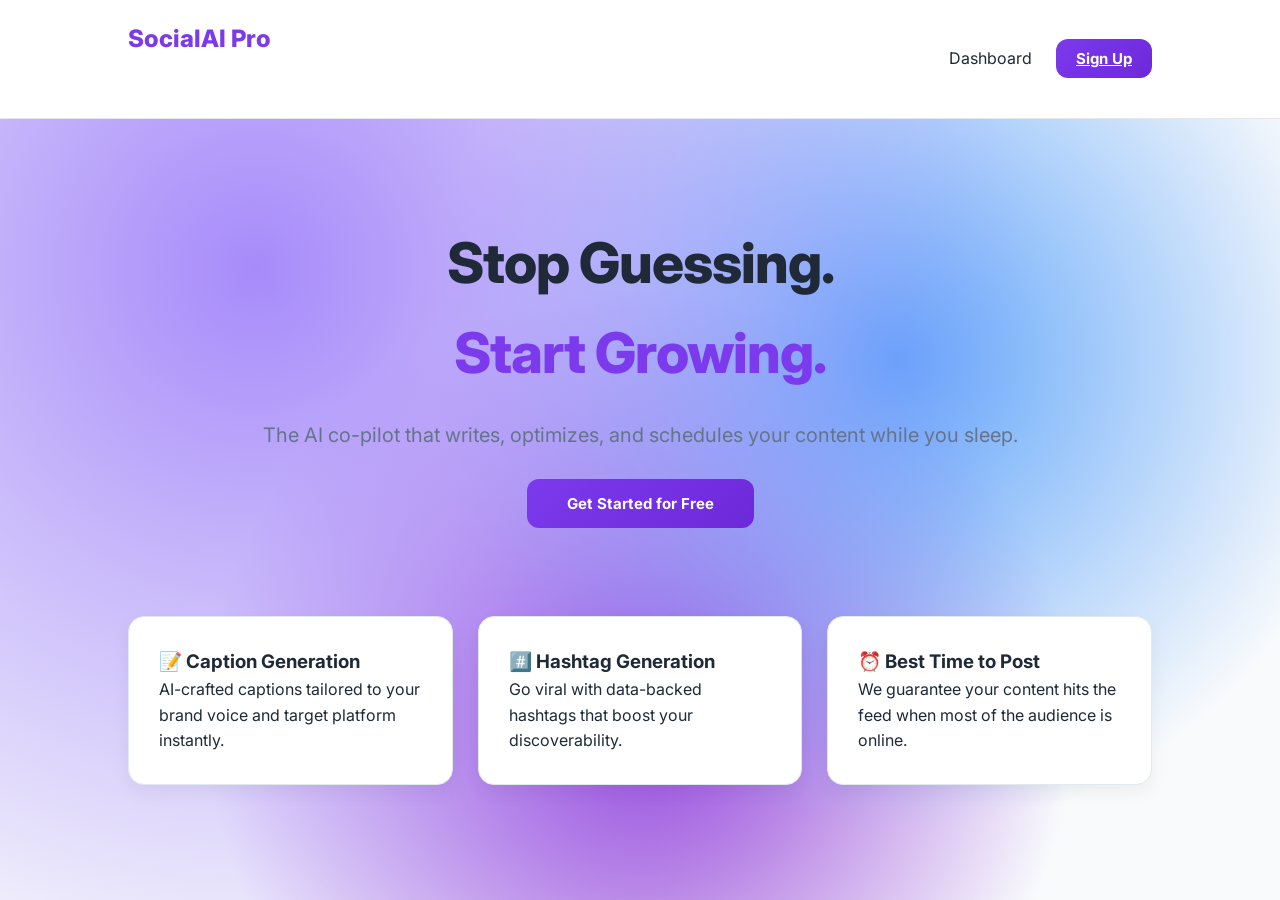
<file: socialAI Pro - Copy/index.html>
<!DOCTYPE html>
<html lang="en">
<head>
    <meta charset="UTF-8">
    <meta name="viewport" content="width=device-width, initial-scale=1.0">
    <title>SocialAI Pro | AI Social Media Co-Pilot</title>
    
    <link href="https://fonts.googleapis.com/css2?family=Inter:wght@400;600;800&display=swap" rel="stylesheet">
    
    <link rel="stylesheet" href="style.css">

    <style>
        /* Landing page specific styles that aren't in the global style.css */
        body {
            line-height: 1.6;
            display: block; /* Overrides the flex used for sidebar pages */
        }

        nav {
            display: flex;
            justify-content: space-between;
            align-items: center;
            padding: 20px 10%;
            background: white;
            border-bottom: 1px solid #E5E7EB;
        }

        .hero {
            text-align: center;
            padding: 100px 20px;
            max-width: 800px;
            margin: 0 auto;
        }

        .hero h1 {
            font-size: 3.5rem;
            margin-bottom: 20px;
            letter-spacing: -1px;
            font-weight: 800;
        }

        .hero p {
            font-size: 1.25rem;
            color: #64748B;
            margin-bottom: 40px;
        }

        .solutions-grid {
            display: grid;
            grid-template-columns: repeat(3, 1fr);
            gap: 25px;
            padding: 0 10%;
            margin-bottom: 100px;
        }

        /* Responsive Fix for Mobile */
        @media (max-width: 768px) {
            .solutions-grid { grid-template-columns: 1fr; }
            .hero h1 { font-size: 2.5rem; }
            nav { padding: 20px 5%; }
        }
    </style>
</head>
<body>

    <nav>
        <div class="logo">SocialAI Pro</div>
        <div class="nav-links">
            <a href="signup.html" style="text-decoration: none; color: #1F2937; margin-left: 20px;">Dashboard</a>
            <a href="signup.html" class="btn" style="padding: 10px 20px; margin-left: 20px;">Sign Up</a>
        </div>
    </nav>

    <header class="hero">
        <h1>Stop Guessing. <br> <span style="color: var(--primary);">Start Growing.</span></h1>
        <p>The AI co-pilot that writes, optimizes, and schedules your content while you sleep.</p>
        <a href="signup.html" class="btn" style="padding: 15px 40px; text-decoration: none;">Get Started for Free</a>
    </header>

    <section class="solutions-grid">
        <div class="card">
            <h3>📝 Caption Generation</h3>
            <p>AI-crafted captions tailored to your brand voice and target platform instantly.</p>
        </div>
        <div class="card">
            <h3>#️⃣ Hashtag Generation</h3>
            <p>Go viral with data-backed hashtags that boost your discoverability.</p>
        </div>
        <div class="card">
            <h3>⏰ Best Time to Post</h3>
            <p>We guarantee your content hits the feed when most of the audience is online.</p>
        </div>
    </section>

</body>
</html>
</file>
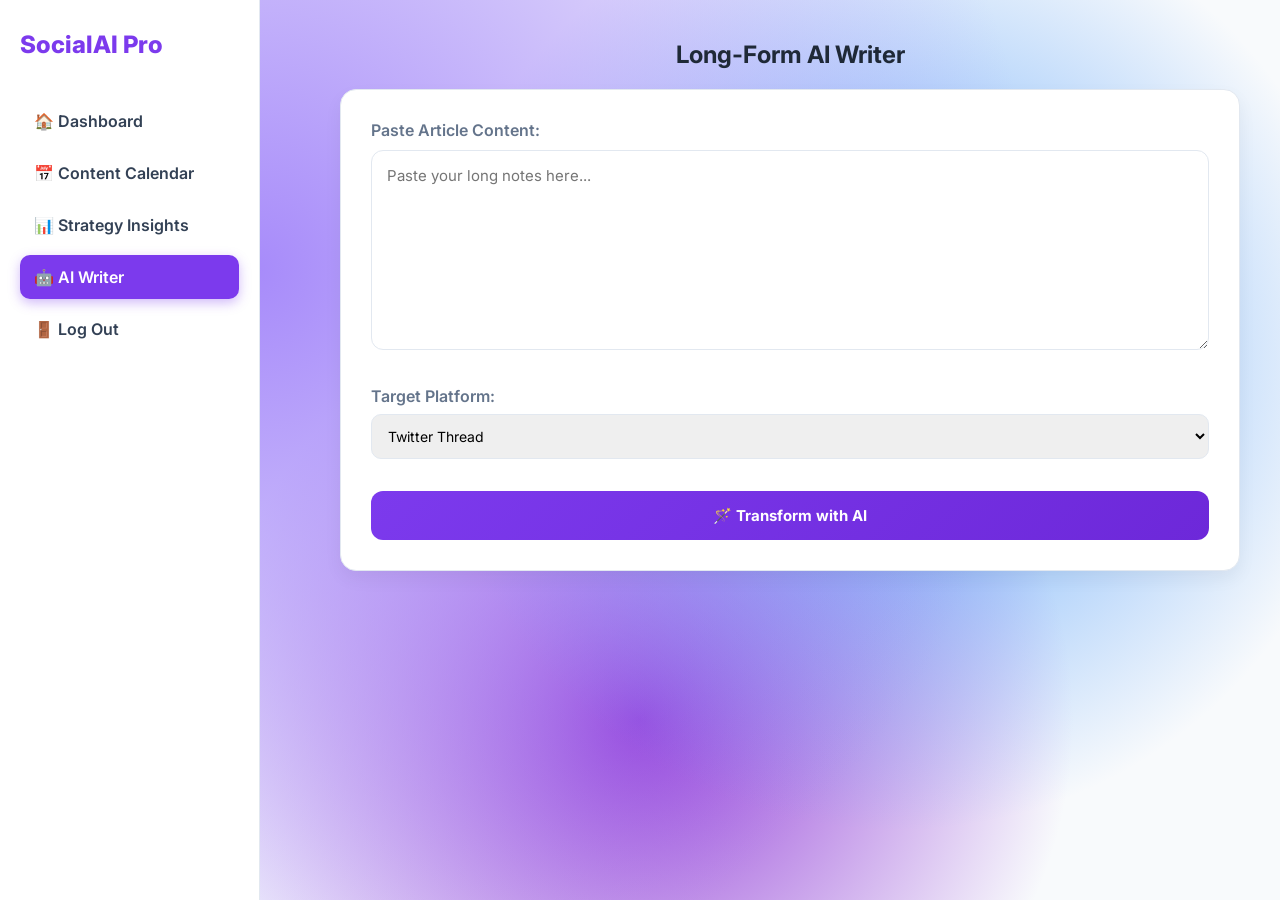
<file: socialAI Pro - Copy/ai.html>
<!DOCTYPE html>
<html lang="en">
<head>
    <meta charset="UTF-8">
    <link rel="stylesheet" href="style.css">
    <link href="https://fonts.googleapis.com/css2?family=Inter:wght@400;700&display=swap" rel="stylesheet">
    <title>SocialAI Pro | AI Writer</title>
    <style>
.content-container{
width:100%;
max-width:900px;
display:flex;
flex-direction:column;
gap:20px;
}
        textarea { width: 100%; height: 200px; padding: 15px; border-radius: 12px; border: 1px solid #E2E8F0; font-family: inherit; font-size: 15px; box-sizing: border-box; }
        
        .analysis-box { background: #F5F3FF; padding: 20px; border-radius: 16px; border: 1px solid #DDD6FE; display: none; margin-top: 10px; }
        .ai-result { background: #fff; padding: 25px; border-radius: 16px; border: 1px solid #E2E8F0; border-left: 6px solid var(--primary); display: none; margin-top: 10px; }

        .score-bar-bg { width: 100%; background: #E2E8F0; height: 12px; border-radius: 10px; overflow: hidden; margin-top: 10px; }
        .score-bar-fill { height: 100%; background: var(--primary); width: 0%; transition: width 1.5s ease-in-out; }
        
        .btn-small { width: auto; padding: 6px 14px; font-size: 12px; cursor: pointer; border-radius: 8px; border: none; font-weight: 600; color: white; }

        .freq-badge {
            margin-top: 15px;
            padding: 12px;
            background: white;
            border-radius: 10px;
            border: 1px dashed var(--primary);
            display: flex;
            align-items: center;
            gap: 12px;
        }
    </style>
</head>
<body>
    <div class="sidebar">
        <div class="logo">SocialAI Pro</div>
        <div class="nav-links-wrapper">
            <a href="dashboard.html" class="nav-item ">🏠 Dashboard</a>
            <a href="content.html" class="nav-item">📅 Content Calendar</a>
            <a href="insights.html" class="nav-item">📊 Strategy Insights</a>
            <a href="ai.html" class="nav-item active">🤖 AI Writer</a>
        </div>
        <a href="index.html" class="nav-item logout-item"><span>🚪 Log Out</span></a>
    </div>

    <div class="main-content">
        <div class="content-container">
            <h2 style="text-align: center;">Long-Form AI Writer</h2>
            
            <div class="card">
                <label style="font-weight: 600; color: #64748B; display: block; margin-bottom: 10px;">Paste Article Content:</label>
                <textarea id="longInput" placeholder="Paste your long notes here..."></textarea>
                
                <div style="margin-top: 20px;">
                    <label style="display: block; font-weight: 600; color: #64748B; margin-bottom: 8px;">Target Platform:</label>
                    <select id="conversionType" style="width: 100%; padding: 12px; border-radius: 10px; border: 1px solid #E2E8F0;">
                        <option value="thread">Twitter Thread</option>
                        <option value="linkedin">LinkedIn Summary</option>
                        <option value="newsletter">Email Newsletter</option>
                    </select>
                </div>
                <button id="transformBtn" class="btn" onclick="transformContent()" style="margin-top: 20px;">🪄 Transform with AI</button>
            </div>

            <div id="analysisBox" class="analysis-box">
                <div style="display: flex; justify-content: space-between; align-items: center;">
                    <span style="font-weight: 700; color: var(--primary); font-size: 13px;">AI PERFORMANCE ANALYSIS</span>
                    <span id="scoreText" style="font-weight: 800; font-size: 20px;">--%</span>
                </div>
                <div class="score-bar-bg">
                    <div id="scoreBar" class="score-bar-fill"></div>
                </div>

                <div class="freq-badge">
                    <span style="font-size: 20px;">📅</span>
                    <div>
                        <div style="font-size: 10px; font-weight: 700; color: #64748B; text-transform: uppercase;">Strategic Frequency</div>
                        <div id="freqText" style="font-size: 13px; font-weight: 600; color: #1E293B;">Analyzing word weight...</div>
                    </div>
                </div>
                
                <p id="analysisText" style="font-size: 12px; color: #64748B; margin-top: 12px; font-style: italic;">Predicted reach is based on current trend alignment.</p>
            </div>

            <div id="aiResult" class="ai-result">
                <div style="display: flex; justify-content: space-between; align-items: center; margin-bottom: 15px;">
                    <h4 style="margin: 0;">Optimized Draft</h4>
                    <div style="display: flex; gap: 8px;">
                        <button class="btn-small" style="background: #64748B;" onclick="copyText()">📋 Copy</button>
                        <button class="btn-small" style="background: #10B981;" onclick="sendToCalendar()">📅 Schedule</button>
                    </div>
                </div>
                <div id="outputText" style="white-space: pre-line; line-height: 1.6; color: #1E293B;"></div>
            </div>
        </div>
    </div>

<script>
    async function transformContent() {
        // Now this ID exists!
        const btn = document.getElementById('transformBtn');
        const input = document.getElementById('longInput').value;
        const type = document.getElementById('conversionType').value;
        
        if(!input) return alert("Please paste content!");

        btn.innerText = "⏳ AI is Engineering...";
        btn.disabled = true;

        document.getElementById('analysisBox').style.display = 'block';
        document.getElementById('aiResult').style.display = 'block';
        document.getElementById('outputText').innerHTML = "<i>SocialAI Pro is analyzing and drafting...</i>";

        try {
            const res = await fetch('http://127.0.0.1:5000/transform', {
                method: 'POST',
                headers: { 'Content-Type': 'application/json' },
                body: JSON.stringify({ content: input, type: type })
            });
            
            const data = await res.json();
            
            if(data.status === "success") {
                document.getElementById('outputText').innerText = data.transformed_text;
                document.getElementById('scoreText').innerText = data.viral_score + "%";
                document.getElementById('scoreBar').style.width = data.viral_score + "%";
                document.getElementById('freqText').innerText = data.suggested_frequency;
                document.getElementById('analysisText').innerText = data.analysis;
            } else {
                alert("AI Error: " + data.message);
            }
        } catch (e) { 
            alert("Backend Connection Failed!"); 
        } finally {
            btn.innerText = "🪄 Transform with AI";
            btn.disabled = false;
        }
    }

    function copyText() {
        const text = document.getElementById('outputText').innerText;
        navigator.clipboard.writeText(text);
        alert("Copied!");
    }

    async function sendToCalendar() {
        const content = document.getElementById('outputText').innerText;
        const platform = document.getElementById('conversionType').value;
        const today = new Date().toISOString().split('T')[0];
        try {
            const res = await fetch('http://127.0.0.1:5000/schedule', {
                method: 'POST',
                headers: { 'Content-Type': 'application/json' },
                body: JSON.stringify({ 
                    date: today, 
                    platform: platform.toUpperCase(), 
                    content: content.substring(0, 100) + "..." 
                })
            });
            if(res.ok) alert("Sent to Calendar!");
        } catch(e) { alert("Sync failed."); }
    }
</script>
</body>
</html>
</file>
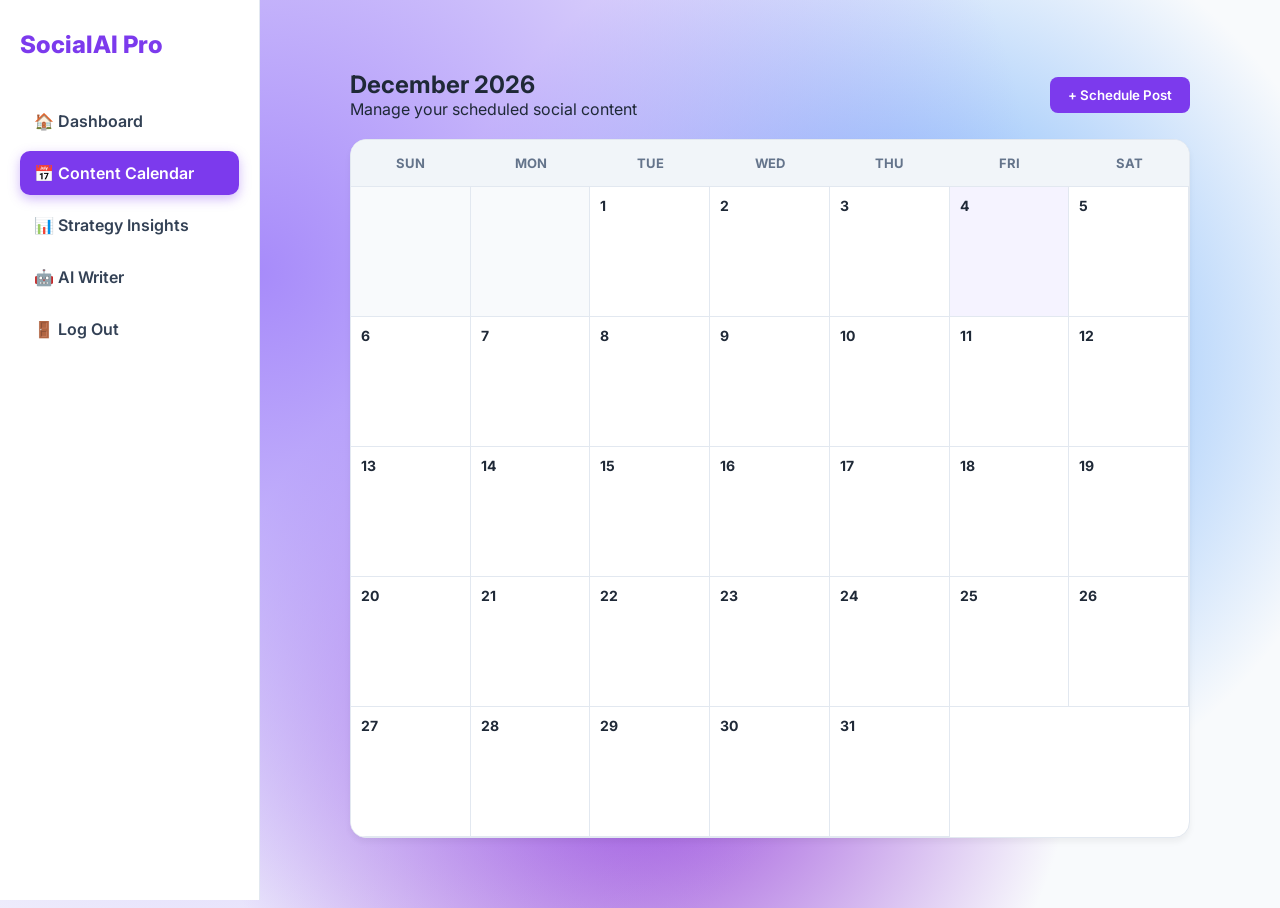
<file: socialAI Pro - Copy/content.html>
<!DOCTYPE html>
<html lang="en">
<head>
<meta charset="UTF-8">
<meta name="viewport" content="width=device-width, initial-scale=1.0">

<title>SocialAI Pro | Calendar</title>

<link rel="stylesheet" href="style.css">
<link href="https://fonts.googleapis.com/css2?family=Inter:wght@400;600;700;800&display=swap" rel="stylesheet">

</head>

<body>
<!-- SIDEBAR -->
<div class="sidebar">

<div class="logo">SocialAI Pro</div>

<div class="nav-links-wrapper">
<a href="dashboard.html" class="nav-item">🏠 Dashboard</a>
<a href="content.html" class="nav-item active">📅 Content Calendar</a>
<a href="insights.html" class="nav-item">📊 Strategy Insights</a>
<a href="ai.html" class="nav-item">🤖 AI Writer</a>
</div>

<a href="index.html" class="nav-item logout-item">🚪 Log Out</a>

</div>


<!-- MAIN CONTENT -->
<div class="main-content">

<div class="calendar-container">

<div class="calendar-header">

<div>
<h2 id="monthDisplay">Month Year</h2>
<p class="calendar-subtitle">Manage your scheduled social content</p>
</div>

<button class="btn-main" onclick="openModal()">+ Schedule Post</button>

</div>

<div class="calendar-grid" id="calendarGrid"></div>

</div>

</div>


<!-- MODAL -->
<div class="modal" id="scheduleModal">

<div class="modal-content">

<h3>New Schedule</h3>

<label class="schedule-label">SELECT DATE</label>
<input type="date" id="postDate">

<label class="schedule-label">PLATFORM</label>
<select id="postPlatform">
<option>Instagram</option>
<option>LinkedIn</option>
<option>Twitter</option>
</select>

<label class="schedule-label">CONTENT PREVIEW</label>
<textarea id="postContent" rows="4" placeholder="Draft your content..."></textarea>

<button class="btn-main btn-confirm" onclick="savePost()">Confirm Schedule</button>

<button class="btn-cancel" onclick="closeModal()">Back to Calendar</button>

</div>

</div>


<script>

const API_BASE = "http://127.0.0.1:5000";
let currentDate = new Date();


function openModal(){

const today = new Date().toISOString().split('T')[0];

const postDateInput = document.getElementById('postDate');

postDateInput.value = today;
postDateInput.min = today;

document.getElementById('scheduleModal').style.display = 'flex';

}


function closeModal(){
document.getElementById('scheduleModal').style.display = 'none';
}


async function initCalendar(){

const grid = document.getElementById('calendarGrid');
const monthDisplay = document.getElementById('monthDisplay');

grid.innerHTML = `
<div class="day-label">Sun</div>
<div class="day-label">Mon</div>
<div class="day-label">Tue</div>
<div class="day-label">Wed</div>
<div class="day-label">Thu</div>
<div class="day-label">Fri</div>
<div class="day-label">Sat</div>
`;

const year = currentDate.getFullYear();
const month = currentDate.getMonth();

monthDisplay.innerText =
new Intl.DateTimeFormat('en-US',
{ month:'long', year:'numeric'}).format(currentDate);

const firstDay = new Date(year, month, 1).getDay();
const daysInMonth = new Date(year, month + 1, 0).getDate();

let savedPosts = [];

try{

const res = await fetch(`${API_BASE}/get_posts`);
const data = await res.json();
savedPosts = data.posts || [];

}
catch(e){

console.error("Database connection error");

}

for(let i=0;i<firstDay;i++){

const empty = document.createElement('div');
empty.className = 'calendar-day empty';
grid.appendChild(empty);

}

for(let day=1;day<=daysInMonth;day++){

const dayDiv = document.createElement('div');
dayDiv.className = 'calendar-day';

const dateStr =
`${year}-${String(month+1).padStart(2,'0')}-${String(day).padStart(2,'0')}`;

if(dateStr === new Date().toISOString().split('T')[0]){
dayDiv.classList.add('today');
}

dayDiv.innerHTML = `<span class="day-number">${day}</span>`;

savedPosts.forEach(post=>{

if(post.date === dateStr){

const pill = document.createElement('div');
pill.className = 'post-pill';

pill.innerHTML = `
<span><strong>${post.platform[0]}</strong>:
${post.content.substring(0,10)}..</span>

<span onclick="event.stopPropagation(); deletePost(${post.id})"
style="color:#EF4444; cursor:pointer; font-weight:bold;">×</span>
`;

dayDiv.appendChild(pill);

}

});

grid.appendChild(dayDiv);

}

}


async function savePost(){

const date = document.getElementById('postDate').value;
const platform = document.getElementById('postPlatform').value;
const content = document.getElementById('postContent').value;

if(!date || !content){
alert("Please fill all fields");
return;
}

try{

const res = await fetch(`${API_BASE}/schedule`,{

method:'POST',
headers:{'Content-Type':'application/json'},

body:JSON.stringify({date,platform,content})

});

if(res.ok){
closeModal();
initCalendar();
document.getElementById('postContent').value = '';
}
}
catch(e){
alert("Server error");
}
}
async function deletePost(postId){
if(!confirm("Delete this scheduled post?")) return;
try{
const res = await fetch(`${API_BASE}/delete_post`,{
method:'POST',
headers:{'Content-Type':'application/json'},
body:JSON.stringify({id:postId})
});
if(res.ok){
initCalendar();
}
}
catch(e){
alert("Delete failed");
}
}
window.onload = initCalendar;

</script>

</body>
</html>
</file>
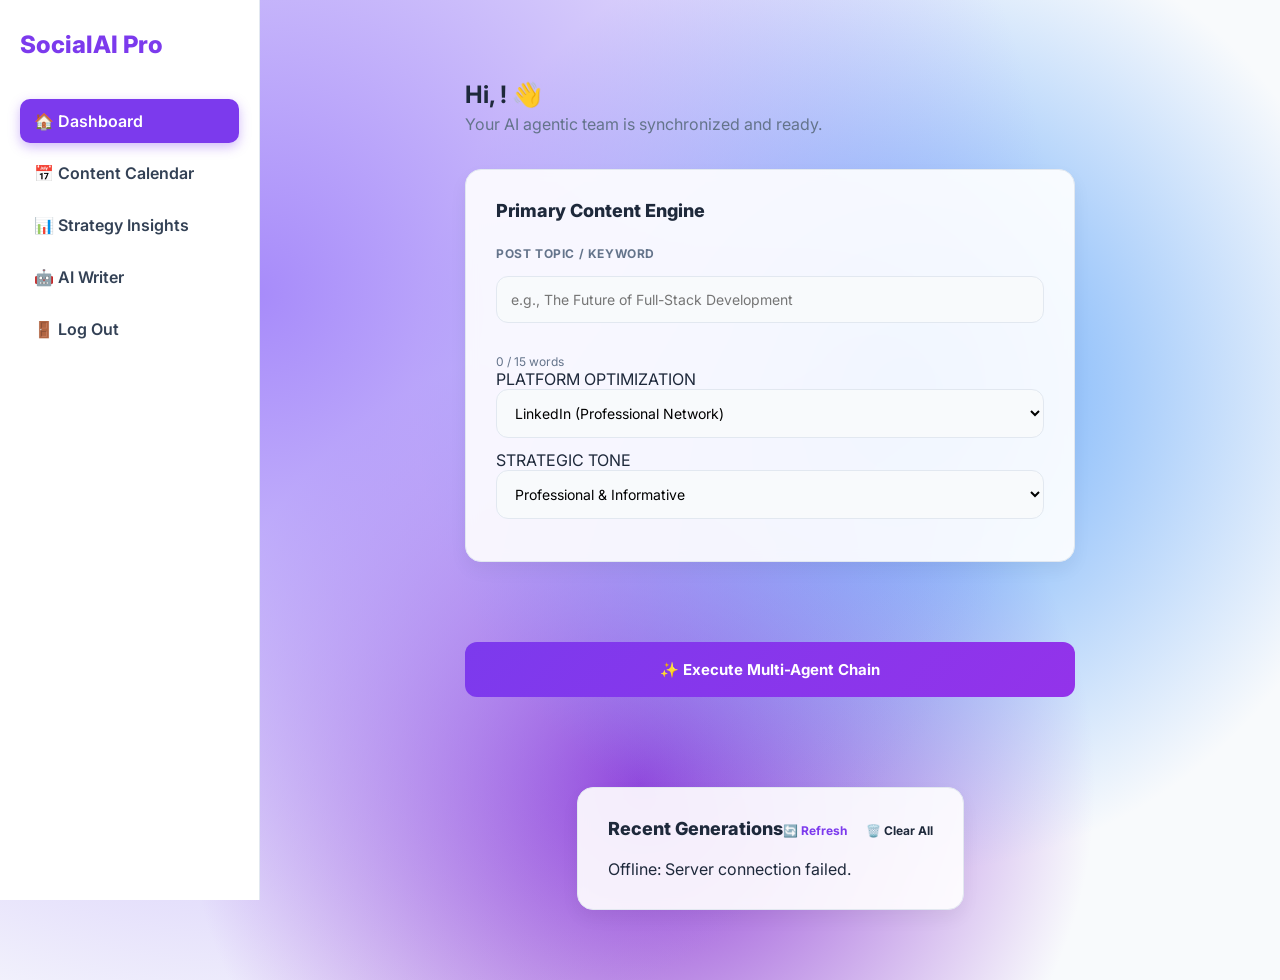
<file: socialAI Pro - Copy/dashboard.html>
<!DOCTYPE html>
<html lang="en">
<head>
    <meta charset="UTF-8">
    <link rel="stylesheet" href="style.css">
    <link href="https://fonts.googleapis.com/css2?family=Inter:wght@400;600;700;800&display=swap" rel="stylesheet">
    <title>SocialAI Pro | Strategic Dashboard</title>
    
    <style>

/* ============================================================
GLOBAL STYLE
============================================================ */

*{
    box-sizing:border-box;
    transition:all .2s ease;
}

body{
    font-family:'Inter', sans-serif;
    margin:0;
    color:var(--text-dark);
    background:
    radial-gradient(circle at 20% 30%, #a78bfa, transparent 65%),
    radial-gradient(circle at 70% 40%, #60a5fa, transparent 45%),
    radial-gradient(circle at 50% 80%, #8b34d3, transparent 45%),
    #f8fafc;
}
.nav-item{
display:block;
padding:12px 14px;
border-radius:10px;
color:#334155; /* darker text for colorful background */
font-weight:600;
margin-bottom:8px;
text-decoration:none;
transition: all 0.25s ease;
}

.nav-item:hover{
background:rgba(255,255,255,0.6);
color:var(--primary);
transform: translateX(4px);
}

.nav-item.active{
background:var(--primary);
color:white;
box-shadow:0 4px 12px rgba(124,58,237,0.35);
}


/* ============================================================
GLOBAL VARIABLES
============================================================ */

:root{
    --primary:#7C3AED;
    --primary-hover:#6D28D9;
    --primary-light:#EDE9FE;
    --bg-main:#F8FAFC;
    --card-bg:#FFFFFF;
    --text-dark:#1E293B;
    --text-gray:#64748B;
    --border-soft:#E2E8F0;
    --shadow-sm:0 4px 6px -1px rgba(0,0,0,0.08);
}

/* ============================================================
CONTENT LAYOUT
============================================================ */

.content-container{
    max-width:650px;
    margin:0 auto;
    display:flex;
    flex-direction:column;
    gap:25px;
    padding:40px 20px 80px 20px;
}

/* ============================================================
WELCOME SECTION
============================================================ */

.welcome-section{
    text-align:left;
    margin-bottom:10px;
    animation:fadeIn .6s ease;
}

@keyframes fadeIn{
    from{opacity:0;transform:translateY(-10px);}
    to{opacity:1;transform:translateY(0);}
}

/* ============================================================
CARD STYLE
============================================================ */

.card{
background:rgba(255,255,255,0.9);
backdrop-filter: blur(6px);
}

.card:hover{
    transform:translateY(-4px);
    box-shadow:0 20px 35px rgba(0,0,0,0.08);
}

/* ============================================================
INPUT COMPONENTS
============================================================ */

.input-stack{
    display:flex;
    flex-direction:column;
    gap:15px;
    text-align:left;
}

.input-stack label{
    font-size:12px;
    font-weight:700;
    color:var(--text-gray);
    letter-spacing:.05em;
}

input[type="text"],
input[type="date"],
select{
    width:100%;
    padding:14px;
    border-radius:12px;
    border:1px solid var(--border-soft);
    font-family:'Inter',sans-serif;
    font-size:14px;
    background:#f8fafc;
}

input:hover,
select:hover{
    border-color:#c4b5fd;
}

input:focus,
select:focus{
    border-color:var(--primary);
    background:white;
    outline:none;
    box-shadow:0 0 0 3px rgba(124,58,237,.15);
}

/* ============================================================
BUTTONS
============================================================ */

.btn{
    background:linear-gradient(135deg,var(--primary),#9333EA);
    border:none;
    color:white;
    padding:14px 20px;
    font-weight:700;
    border-radius:12px;
    cursor:pointer;
}

.btn-secondary{
    background: var(--primary-light);
    color: var(--primary);
    border: 1px solid var(--primary);
    padding: 12px 18px;
    border-radius: 10px;
    font-weight: 700;
    cursor: pointer;
    display: inline-flex;
    align-items: center;
    gap: 6px;
}

.btn-secondary:hover{
    background: var(--primary);
    color: white;
    transform: translateY(-2px);
    box-shadow: 0 6px 14px rgba(124,58,237,0.3);
}

.btn-success{
    background:#f8fafc;
    color:var(--primary);
    border:1px solid var(--primary);
    padding:12px 18px;
    border-radius:10px;
    font-weight:700;
    cursor:pointer;
    display:inline-flex;
    align-items:center;
    gap:6px;
    transition:all .25s ease;
}

.btn-success:hover{
    background:var(--primary);
    color:white;
    transform:translateY(-2px);
    box-shadow:0 6px 14px rgba(124,58,237,0.35);
}

.btn-success:active{
    transform:scale(0.97);
}

/* ============================================================
TAB NAVIGATION
============================================================ */

.tabs{
    display:flex;
    gap:20px;
    border-bottom:1px solid var(--border-soft);
    margin-bottom:20px;
}

.tab-btn{
    padding:12px 5px;
    cursor:pointer;
    border:none;
    background:none;
    font-weight:700;
    font-size:14px;
    color:var(--text-gray);
    border-bottom:3px solid transparent;
}

.tab-btn:hover{
    color:var(--primary);
}

.tab-btn.active{
    color:var(--primary);
    border-bottom:3px solid var(--primary);
}

.tab-content{
    display:none;
}

.tab-content.active{
    display:block;
}

/* ============================================================
AI OUTPUT BOX
============================================================ */

#finalPostDisplay{
    white-space:pre-wrap;
    padding:28px;
    background:#f8fafc;
    border:1px solid var(--border-soft);
    border-radius:16px;
    line-height:1.8;
    font-size:15px;
}

.ai-heading{
    display:block;
    font-weight:800;
    font-size:1.3rem;
    color:var(--primary);
    margin-bottom:15px;
    border-bottom:2px solid var(--primary-light);
    padding-bottom:10px;
}

/* ============================================================
AGENT CHAT UI
============================================================ */

.agent-bubble{
    background:white;
    border:1px solid var(--border-soft);
    padding:16px;
    border-radius:16px;
    box-shadow:0 6px 16px rgba(0,0,0,.05);
    margin-bottom:12px;
    font-size:14px;
    animation:slideIn .4s ease;
}

@keyframes slideIn{
    from{opacity:0;transform:translateX(-20px);}
    to{opacity:1;transform:translateX(0);}
}

.agent-thought{
    font-size:10px;
    font-weight:800;
    color:var(--primary);
    display:block;
    margin-bottom:6px;
    letter-spacing:1px;
}

/* ============================================================
COPY BUTTON
============================================================ */

.copy-inner-btn{
    margin-top:12px;
    background:var(--primary-light);
    color:var(--primary);
    border:none;
    padding:9px 14px;
    border-radius:8px;
    font-size:12px;
    font-weight:800;
    cursor:pointer;
}

.copy-inner-btn:hover{
    background:var(--primary);
    color:rgb(0, 0, 0);
}

/* ============================================================
ANALYTICS CARDS
============================================================ */

.stats-grid{
    display:grid;
    grid-template-columns:1fr 1fr;
    gap:15px;
}

.stat-card{
    padding:25px;
    border:1px solid var(--border-soft);
    border-radius:14px;
    text-align:center;
    background:white;
    box-shadow:var(--shadow-sm);
}
.tab-content{
display:none;
margin-top:20px;
}

.tab-content.active{
display:block;
}

.tabs{
display:flex;
gap:10px;
margin-bottom:20px;
}

.tab-btn{
padding:8px 16px;
border:none;
border-radius:8px;
background:#E2E8F0;
cursor:pointer;
font-weight:600;
}

.tab-btn.active{
background:var(--primary);
color:white;
}

/* ============================================================
LOADER
============================================================ */

.loader{
    border:3px solid #f3f3f3;
    border-top:3px solid var(--primary);
    border-radius:50%;
    width:20px;
    height:20px;
    animation:spin .8s linear infinite;
    display:inline-block;
    margin-right:12px;
}

@keyframes spin{
    0%{transform:rotate(0deg);}
    100%{transform:rotate(360deg);}
}

/* ============================================================
SCROLLBAR
============================================================ */

::-webkit-scrollbar{
    width:6px;
}

::-webkit-scrollbar-thumb{
    background:#c4b5fd;
    border-radius:10px;
}

</style>
</head>
<body>
    <div class="sidebar">
        <div class="logo">SocialAI Pro</div>
        <div class="nav-links-wrapper">
            <a href="dashboard.html" class="nav-item active">🏠 Dashboard</a>
            <a href="content.html" class="nav-item">📅 Content Calendar</a>
            <a href="insights.html" class="nav-item">📊 Strategy Insights</a>
            <a href="ai.html" class="nav-item">🤖 AI Writer</a>
        </div>
        <a href="index.html" class="nav-item logout-item"><span>🚪 Log Out</span></a>
    </div>

    <div class="main-content">
        <div class="content-container">
            <div class="welcome-section">
<h2 style="text-align:left; margin:0;">
Hi, <span id="userWelcomeName" style="color:var(--primary);"></span>! 👋
</h2>
                <p style="color: var(--text-gray); margin-top: 5px;">Your AI agentic team is synchronized and ready.</p>
            </div>
            
            <div class="card">
                <h3 style="margin-top: 0; margin-bottom: 25px; font-size: 18px; font-weight: 800;">Primary Content Engine</h3>
                <div class="input-stack">
    <label>POST TOPIC / KEYWORD</label>
    <input type="text" id="topic" placeholder="e.g., The Future of Full-Stack Development">

    <span id="wordCounter" style="font-size:12px;color:#64748B;margin-top:4px;display:block;">
        0 / 15 words
    </span>
</div>
                    
                    <label>PLATFORM OPTIMIZATION</label>
                    <select id="platform">
                        <option value="LinkedIn">LinkedIn (Professional Network)</option>
                        <option value="Instagram">Instagram (Visual Storytelling)</option>
                        <option value="Twitter">Twitter (Engagement Focused)</option>
                    </select>

                    <label>STRATEGIC TONE</label>
                    <select id="tone">
                        <option>Professional & Informative</option>
                        <option>Witty & Conversational</option>
                        <option>Urgent & High-Energy</option>
                    </select>
                </div>
                <button type="button" class="btn" id="genBtn" onclick="initiateGeneration(event)" style="margin-top: 25px; height: 55px;">
                    ✨ Execute Multi-Agent Chain
                </button>
            </div>

            <div id="result" class="card" style="display:none;">
    <div class="tabs">
        <button class="tab-btn active" onclick="switchTab(event, 'post-view')">Generated Post</button>
        
    </div>
    <div id="post-view" class="tab-content active">
    <div id="outputText"></div>
</div>


    <div id="post-view" class="tab-content active">
        <div id="finalPostDisplay"></div>
        
        <div style="margin-top: 20px; text-align: left;">
            <label style="font-size: 11px; font-weight: 800; color: var(--text-gray); display: block; margin-bottom: 8px;">SCHEDULE DATE</label>
            <input type="date" id="userSelectedDate">
        </div>

        <div class="action-btns">
            <button class="btn-secondary" onclick="copyToClipboard()">📋 Copy</button>
            <button class="btn-success" id="schedBtn" onclick="handleScheduling()">📅 Schedule</button>
        </div>

        <div id="agent-workspace" style="display:none; margin-top: 30px; border-top: 2px dashed var(--border-soft); padding-top: 25px;">
            <p style="font-size: 12px; font-weight: 800; color: var(--primary); margin-bottom: 15px; text-align: left;">🤖 STRATEGIC CONSULTANT AGENT</p>
            
            <div style="display: flex; gap: 12px; margin-bottom: 20px;">
                <button onclick="invokeConsultant('Virality Boost')" class="btn-secondary" style="background: white; border: 2px solid var(--primary); color: var(--primary); flex: 1; font-weight: 800;">🚀 Virality Boost</button>
                <button onclick="invokeConsultant('SEO Optimize')" class="btn-secondary" style="background: white; border: 2px solid var(--primary); color: var(--primary); flex: 1; font-weight: 800;">🔍 SEO Optimize</button>
            </div>

            <div id="agentChatLogs" style="display: flex; flex-direction: column; gap: 12px; max-height: 300px; overflow-y: auto; padding: 10px; background: #f8fafc; border-radius: 12px; border: 1px solid var(--border-soft);">
                <div class="agent-bubble">Agent online. Choose a refinement task above.</div>
            </div>
        </div>
    </div>
</div>

<div class="card" style="margin-top: 10px;">
    <h3 style="margin: 0 0 20px 0; font-size: 18px; font-weight: 800; display: flex; justify-content: space-between; align-items: center;">
        Recent Generations
        <div>
            <span style="font-size: 12px; color: var(--primary); cursor: pointer; margin-right: 15px; font-weight: 700;" onclick="syncHistory()">🔄 Refresh</span>
            <span style="font-size: 12px; color: var(--danger); cursor: pointer; font-weight: 700;" onclick="clearHistory()">🗑️ Clear All</span>
        </div>
    </h3>
    <div id="historyFeed">
        <p style="color: var(--text-gray); font-size: 14px;">Loading logs...</p>
    </div>
</div>

        </div>
    </div>

    <script>
        /**
         * GLOBAL CONFIGURATION & STATE
         */
        const API_ENDPOINT = "http://127.0.0.1:5000";
        const state = {
            currentCaption: "",
            isGenerating: false,
            lastTask: ""
        };

        /**
         * APP INITIALIZATION (DOM Ready)
         */
        window.onload = function() {
    // 1. Existing Name Logic
    const name = localStorage.getItem('userName');
    if (name) document.getElementById('userWelcomeName').innerText = name;

    // 2. DATE RESTRICTION LOGIC
    const dateInput = document.getElementById('userSelectedDate');
    if (dateInput) {
        const today = new Date();
        const yyyy = today.getFullYear();
        const mm = String(today.getMonth() + 1).padStart(2, '0'); // Months are 0-indexed
        const dd = String(today.getDate()).padStart(2, '0');
        
        const formattedToday = `${yyyy}-${mm}-${dd}`;

        // Set the default value to today
        dateInput.value = formattedToday;
        
        // Set the MINIMUM allowable date to today
        // This disables all previous days in the calendar picker
        dateInput.min = formattedToday; 
    }

    // 3. Existing History & Session Logic
    syncHistory();
    checkSessionPersistence();
};

        /**
         * SESSION PERSISTENCE (Handles Refreshes)
         */
        function checkSessionPersistence() {
            const cachedPost = sessionStorage.getItem('lastGeneratedCaption');
            if (cachedPost) {
                console.log("Recovering active session...");
                document.getElementById('result').style.display = 'block';
                document.getElementById('agent-workspace').style.display = 'block';
                processAndDisplay(cachedPost);
            }
        }
        const topicInput = document.getElementById("topic");
const counter = document.getElementById("wordCounter");
const maxWords = 15;

topicInput.addEventListener("input", function () {

    let words = this.value.trim().split(/\s+/).filter(word => word.length > 0);

    if (words.length > maxWords) {
        words = words.slice(0, maxWords);
        this.value = words.join(" ");
    }

    counter.innerText = words.length + " / " + maxWords + " words";

});

        /**
         * PRIMARY GENERATION CONTROLLER
         */
        async function initiateGeneration(event) {
            if (event) event.preventDefault();
            
            const topic = document.getElementById('topic').value.trim();
            const tone = document.getElementById('tone').value;
            const platform = document.getElementById('platform').value;
            const genBtn = document.getElementById('genBtn');
            const display = document.getElementById('finalPostDisplay');

            // VALIDATION LAYER
            if(!topic || topic.length < 3) {
                return alert("Topic is too short. Please provide a clear keyword.");
            }

            // UI LOCKDOWN
            state.isGenerating = true;
            document.getElementById('result').style.display = 'block';
            display.innerHTML = `<div class="loader"></div> 🤖 <b>Agent 1:</b> Extracting technical insights...`;
            genBtn.disabled = true;
            genBtn.innerText = "Processing Logic...";

            // AGENT STATUS UPDATES (SIMULATED PIPELINE)
            setTimeout(() => {
                if(state.isGenerating) display.innerHTML = `<div class="loader"></div> 🧠 <b>Agent 2:</b> Applying platform virality hooks...`;
            }, 2500);

            try {
                // FETCH EXECUTION
                const response = await fetch(`${API_ENDPOINT}/generate`, {
                    method: 'POST',
                    headers: { 'Content-Type': 'application/json' },
                    body: JSON.stringify({ topic, platform, tone })
                });
                
                const data = await response.json();
                
                if(data.status === "success") {
                    console.log("Response Received: Successfully Processed.");
                    document.getElementById('agent-workspace').style.display = 'block';
                    
                    // Display & Persist
                    state.currentCaption = data.caption;
                    processAndDisplay(data.caption);
                    sessionStorage.setItem('lastGeneratedCaption', data.caption);
                    
                    // Update UI Metrics
                    document.getElementById('scoreValue').innerText = data.engagement_score + "%";
                    syncHistory();
                }
            } catch (err) { 
                console.error("Critical System Failure:", err);
                display.innerText = "ERROR: Failed to establish communication with the Flask server."; 
            } finally { 
                state.isGenerating = false;
                genBtn.disabled = false; 
                genBtn.innerText = "✨ Execute Multi-Agent Chain"; 
            }
        }

        /**
         * STRATEGIC AGENT WORKSPACE (CONSULTANT ENGINE)
         */
        async function invokeConsultant(taskType) {
            const currentDraft = document.getElementById('finalPostDisplay').innerText;
            const logs = document.getElementById('agentChatLogs');
            const sessionID = "agent-task-" + Date.now();
            
            // Append Task Start
            logs.innerHTML += `<div id="${sessionID}" class="agent-bubble">🤖 Agent performing deep analysis for <b>${taskType}</b>...</div>`;
            logs.scrollTop = logs.scrollHeight;

            try {
                const req = await fetch(`${API_ENDPOINT}/run_agent`, {
                    method: 'POST',
                    headers: { 'Content-Type': 'application/json' },
                    body: JSON.stringify({ content: currentDraft, task: taskType })
                });
                
                const res = await req.json();
                document.getElementById(sessionID).remove();

                if(res.status === "success") {
                    let actionControl = "";
                    
                    // Determine if the output is actionable (Copy Button Logic)
                    if (taskType !== 'SEO Optimize') {
                        const contentParts = res.agent_output.split('[ACTION]:');
                        const copyableText = (contentParts[1] || res.agent_output).trim();
                        // Sanitize for JS template literals
                        const cleanText = copyableText.replace(/`/g, '\\`').replace(/'/g, "\\'");
                        actionControl = `<button class="copy-inner-btn" onclick="copyAgentResult(\`${cleanText}\`)">📋 Use This Version</button>`;
                    }

                    logs.innerHTML += `
                        <div class="agent-bubble">
                            <span class="agent-thought">${taskType} Report</span>
                            <div style="font-size: 13.5px;">${res.agent_output.replace(/\n/g, '<br>')}</div>
                            ${actionControl}
                        </div>`;
                    logs.scrollTop = logs.scrollHeight;
                }
            } catch (err) { 
                console.error("Consultant Error:", err);
                document.getElementById(sessionID).innerHTML = "❌ Connection timeout. Agent could not complete the audit."; 
            }
        }

        /**
         * UI RENDERER (CLEANING & HEADINGS)
         */
        function processAndDisplay(textString) {
            const viewport = document.getElementById('finalPostDisplay');
            
            // Clean Markdown markers
            let sanitized = textString.replace(/\*\*/g, "");
            let lineArr = sanitized.split('\n');

            if (lineArr.length > 0 && lineArr[0].trim() !== "") {
                let header = `<span class="ai-heading">${lineArr[0]}</span>`;
                let remaining = lineArr.slice(1).join('<br>');
                viewport.innerHTML = header + remaining;
            } else {
                viewport.innerHTML = sanitized.replace(/\n/g, '<br>');
            }
        }
        function switchTab(event, tabId){

let contents = document.querySelectorAll(".tab-content");
contents.forEach(c => c.classList.remove("active"));

let buttons = document.querySelectorAll(".tab-btn");
buttons.forEach(b => b.classList.remove("active"));

document.getElementById(tabId).classList.add("active");
event.currentTarget.classList.add("active");

}

        /**
         * SYSTEM UTILITIES
         */
        function copyAgentResult(txt) {
            navigator.clipboard.writeText(txt);
            alert("Agent suggestion copied to clipboard.");
        }

        function copyToClipboard() {
            const t = document.getElementById('finalPostDisplay').innerText;
            navigator.clipboard.writeText(t);
            alert("Draft copied successfully.");
        }

        function switchTab(e, id) {
            const c = document.getElementsByClassName("tab-content");
            for (let x of c) x.classList.remove("active");
            const b = document.getElementsByClassName("tab-btn");
            for (let y of b) y.classList.remove("active");
            document.getElementById(id).classList.add("active");
            e.currentTarget.classList.add("active");
        }

        /**
         * HISTORY MANAGEMENT: Sync, Individual Delete, and Clear All
         */
        async function syncHistory() {
            const feed = document.getElementById('historyFeed');
            try {
                const r = await fetch(`${API_ENDPOINT}/get_history`);
                const d = await r.json();
                
                feed.innerHTML = d.history.length ? '' : '<p style="color: #94A3B8;">History database is empty.</p>';
                
                // We reverse to show the latest generation first
                d.history.reverse().forEach(row => {
                    // Sanitize content for JavaScript function passing
                    const safeContent = row.content.replace(/'/g, "\\'").replace(/"/g, "&quot;").replace(/\n/g, "\\n");
                    
                    const box = document.createElement('div');
                    box.className = "agent-bubble";
                    box.style.fontSize = "12px";
                    box.style.borderLeft = "4px solid var(--primary)"; // Visual indicator
                    
                    box.innerHTML = `
                        <div style="display:flex; justify-content:space-between; margin-bottom:5px;">
                            <strong style="color:var(--primary)">${row.platform}</strong>
                            <span style="color:#94A3B8">${row.time}</span>
                        </div>
                        <p style="margin:0; color:#475569;">${row.content.substring(0, 90)}...</p>
                        <div style="display: flex; gap: 15px; margin-top: 10px; border-top: 1px solid #f1f5f9; padding-top: 8px;">
                            <span style="font-size: 11px; font-weight: 700; color: var(--primary); cursor: pointer;" onclick="reuseHistory('${safeContent}')">RE-USE ↑</span>
                            <span style="font-size: 11px; font-weight: 700; color: #EF4444; cursor: pointer;" onclick="deleteHistoryItem(${row.id})">DELETE</span>
                        </div>
                    `;
                    feed.appendChild(box);
                });
            } catch (ex) { feed.innerHTML = '<p>Offline: Server connection failed.</p>'; }
        }

        /**
         * DELETE A SPECIFIC HISTORY ITEM
         */
        async function deleteHistoryItem(id) {
            if(!confirm("Are you sure you want to delete this specific log?")) return;
            try {
                const res = await fetch(`${API_ENDPOINT}/delete_history_item`, {
                    method: 'POST',
                    headers: {'Content-Type': 'application/json'},
                    body: JSON.stringify({ id: id })
                });
                if(res.ok) {
                    syncHistory(); // Refresh the list after deletion
                }
            } catch (err) {
                alert("Error deleting item. Check backend connection.");
            }
        }

        /**
         * RE-USE CONTENT FROM HISTORY
         */
        function reuseHistory(content) {
            document.getElementById('result').style.display = 'block';
            document.getElementById('agent-workspace').style.display = 'block';
            // Unescape the newlines for display
            processAndDisplay(content.replace(/\\n/g, '\n'));
            window.scrollTo({ top: 0, behavior: 'smooth' });
        }

        async function clearHistory() {
            if(!confirm("Purge all generation data? This cannot be undone.")) return;
            await fetch(`${API_ENDPOINT}/clear_all_history`, { method: 'POST' });
            syncHistory();
        }

        /**
 * SCHEDULING SYSTEM: Synchronized with content.html
 */
/**
 * SCHEDULING SYSTEM: Synchronized with content.html and app.py
 */
async function handleScheduling() {
    // 1. Get the data from the Dashboard UI
    const content = document.getElementById('finalPostDisplay').innerText;
    const dateInput = document.getElementById('userSelectedDate');
    const date = dateInput ? dateInput.value : "";
    const platform = document.getElementById('platform').value;

    // 2. Validation Checks
    if(!content || content.includes("Agent 1")) {
        return alert("Please generate content before scheduling!");
    }
    if(!date) {
        return alert("Please select a date!");
    }

    try {
        // 3. Send POST request (Fixed variable name to API_ENDPOINT)
        const res = await fetch(`${API_ENDPOINT}/schedule`, {
            method: 'POST',
            headers: { 'Content-Type': 'application/json' },
            body: JSON.stringify({ 
                date: date, 
                platform: platform, 
                content: content 
            })
        });

        // 4. Handle Response
        if(res.ok) {
            alert(`📅 Success! Your ${platform} post is scheduled for ${date}.\n\nYou can view it on your Content Calendar page.`);
        } else {
            const errorData = await res.json();
            alert("Schedule failed: " + (errorData.message || "Unknown error"));
        }
    } catch(e) { 
        console.error("Connection Error:", e);
        alert("Error connecting to server. Is your Flask backend running at " + API_ENDPOINT + "?"); 
    }
}
    </script>
</body>
</html>
</file>
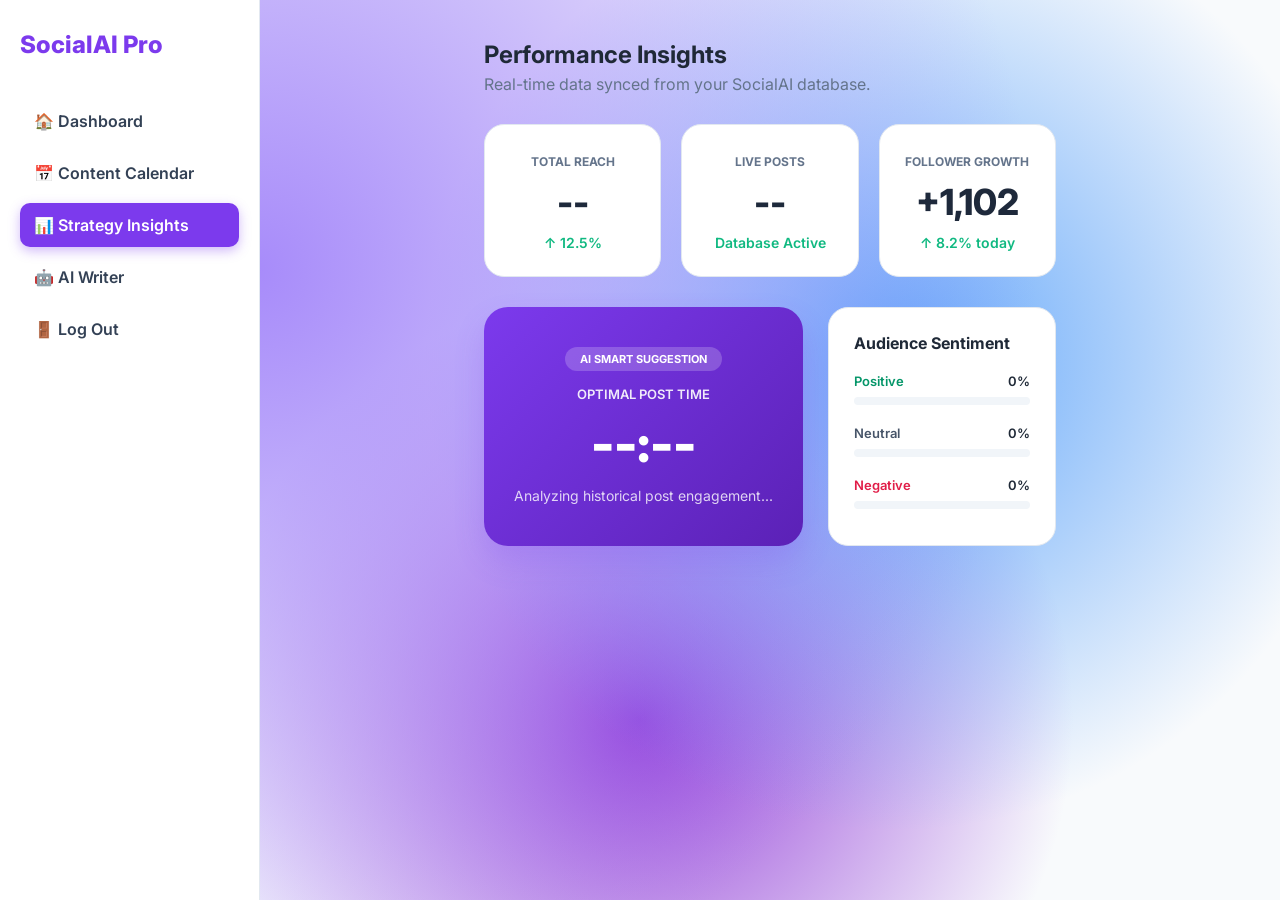
<file: socialAI Pro - Copy/insights.html>
<!DOCTYPE html>
<html lang="en">
<head>
    <meta charset="UTF-8">
    <link rel="stylesheet" href="style.css">
    <link href="https://fonts.googleapis.com/css2?family=Inter:wght@400;600;700;800&display=swap" rel="stylesheet">
    <title>SocialAI Pro | Insights</title>
    <style>
        .content-container { max-width: 900px; margin: 0 auto; }
        .insights-grid { display: grid; grid-template-columns: repeat(3, 1fr); gap: 20px; margin-bottom: 30px; }
        .stat-card { background: white; padding: 25px; border-radius: 20px; border: 1px solid #E2E8F0; text-align: center; transition: 0.3s; }
        .stat-card:hover { transform: translateY(-5px); box-shadow: 0 10px 20px rgba(0,0,0,0.05); }
        .stat-label { color: #64748B; font-size: 12px; font-weight: 700; text-transform: uppercase; }
        .stat-value { font-size: 36px; font-weight: 800; margin: 10px 0; color: #1E293B; }
        .stat-trend { font-size: 14px; font-weight: 600; display: flex; align-items: center; justify-content: center; gap: 4px; }
        
        /* Premium Best Time Card */
        .best-time-card { 
            background: linear-gradient(135deg, #7C3AED, #5B21B6); 
            color: white; padding: 40px 30px; 
            border-radius: 24px; text-align: center; 
            box-shadow: 0 15px 30px rgba(124, 58, 237, 0.2);
        }
        
        .sentiment-card { background: white; padding: 25px; border-radius: 20px; border: 1px solid #E2E8F0; }
        .progress-bar-bg { background: #F1F5F9; height: 8px; border-radius: 10px; margin-top: 8px; overflow: hidden; }
        .progress-bar-fill { height: 100%; border-radius: 10px; transition: width 1.2s cubic-bezier(0.175, 0.885, 0.32, 1.275); }
        
        .pos-bg { background: #10B981; } .neu-bg { background: #94A3B8; } .neg-bg { background: #F43F5E; }
    </style>
</head>
<body>
    <div class="sidebar">
        <div class="logo">SocialAI Pro</div>
        <div class="nav-links-wrapper">
            <a href="dashboard.html" class="nav-item ">🏠 Dashboard</a>
            <a href="content.html" class="nav-item">📅 Content Calendar</a>
            <a href="insights.html" class="nav-item active">📊 Strategy Insights</a>
            <a href="ai.html" class="nav-item">🤖 AI Writer</a>
        </div>
        <a href="index.html" class="nav-item logout-item"><span>🚪 Log Out</span></a>
    </div>

    <div class="main-content">
        <div class="content-container">
            <h2 style="margin-bottom: 5px;">Performance Insights</h2>
            <p style="color: #64748B; margin-bottom: 30px;">Real-time data synced from your SocialAI database.</p>

            <div class="insights-grid">
                <div class="stat-card">
                    <span class="stat-label">Total Reach</span>
                    <div class="stat-value" id="reachValue">--</div>
                    <div class="stat-trend" style="color: #10B981;">↑ 12.5%</div>
                </div>
                <div class="stat-card">
                    <span class="stat-label">Live Posts</span>
                    <div class="stat-value" id="postCount">--</div>
                    <div class="stat-trend" style="color: #10B981;">Database Active</div>
                </div>
                <div class="stat-card">
                    <span class="stat-label">Follower Growth</span>
                    <div class="stat-value" id="growthValue">+1,102</div>
                    <div class="stat-trend" style="color: #10B981;">↑ 8.2% today</div>
                </div>
            </div>

            <div style="display: grid; grid-template-columns: 1.4fr 1fr; gap: 25px; align-items: stretch;">
                <div class="best-time-card">
                    <div style="background: rgba(255,255,255,0.2); display: inline-block; padding: 5px 15px; border-radius: 20px; font-size: 11px; font-weight: 700; margin-bottom: 15px;">AI SMART SUGGESTION</div>
                    <p style="text-transform: uppercase; font-size: 13px; font-weight: 600; opacity: 0.9; margin: 0;">Optimal Post Time</p>
                    <h1 id="smartTimeDisplay" style="font-size: 52px; margin: 10px 0; font-weight: 800;">--:--</h1>
                    <p id="platformAdvice" style="font-size: 14px; opacity: 0.8; line-height: 1.5; max-width: 320px; margin: 0 auto;">Analyzing historical post engagement...</p>
                </div>

                <div class="sentiment-card">
                    <h4 style="margin: 0 0 20px 0; font-size: 16px;">Audience Sentiment</h4>
                    
                    <div style="margin-bottom: 20px;">
                        <div style="display: flex; justify-content: space-between; font-size: 13px; font-weight: 600;">
                            <span style="color: #059669;">Positive</span>
                            <span id="posText">0%</span>
                        </div>
                        <div class="progress-bar-bg"><div class="progress-bar-fill pos-bg" id="posBar" style="width: 0%;"></div></div>
                    </div>

                    <div style="margin-bottom: 20px;">
                        <div style="display: flex; justify-content: space-between; font-size: 13px; font-weight: 600;">
                            <span style="color: #475569;">Neutral</span>
                            <span id="neuText">0%</span>
                        </div>
                        <div class="progress-bar-bg"><div class="progress-bar-fill neu-bg" id="neuBar" style="width: 0%;"></div></div>
                    </div>

                    <div>
                        <div style="display: flex; justify-content: space-between; font-size: 13px; font-weight: 600;">
                            <span style="color: #E11D48;">Negative</span>
                            <span id="negText">0%</span>
                        </div>
                        <div class="progress-bar-bg"><div class="progress-bar-fill neg-bg" id="negBar" style="width: 0%;"></div></div>
                    </div>
                </div>
            </div>
        </div>
    </div>

    <script>
        async function loadInsights() {
            try {
                const response = await fetch('http://127.0.0.1:5000/get_insights');
                const data = await response.json();

                if (data.status === "success") {
                    // 1. Update Stats
                    document.getElementById('reachValue').innerText = data.reach;
                    document.getElementById('postCount').innerText = data.posts_count;
                    
                    // 2. Update Smart Time (Handle cases where time string might vary)
                    if(data.smart_time) {
                        const parts = data.smart_time.split(' ');
                        document.getElementById('smartTimeDisplay').innerHTML = `${parts[0]} <span style="font-size: 24px;">${parts[1] || ''}</span>`;
                    }
                    
                    document.getElementById('platformAdvice').innerHTML = `Your audience is most active on <b>${data.top_platform}</b> during this window.`;

                    // 3. Update Sentiment with a slight delay for animation effect
                    setTimeout(() => {
                        document.getElementById('posBar').style.width = data.sentiment.pos + '%';
                        document.getElementById('posText').innerText = data.sentiment.pos + '%';
                        
                        document.getElementById('neuBar').style.width = data.sentiment.neu + '%';
                        document.getElementById('neuText').innerText = data.sentiment.neu + '%';
                        
                        document.getElementById('negBar').style.width = data.sentiment.neg + '%';
                        document.getElementById('negText').innerText = data.sentiment.neg + '%';
                    }, 200);
                }
            } catch (error) {
                console.error("Connection to app.py failed.");
            }
        }

        window.onload = loadInsights;
    </script>
</body>
</html>
</file>
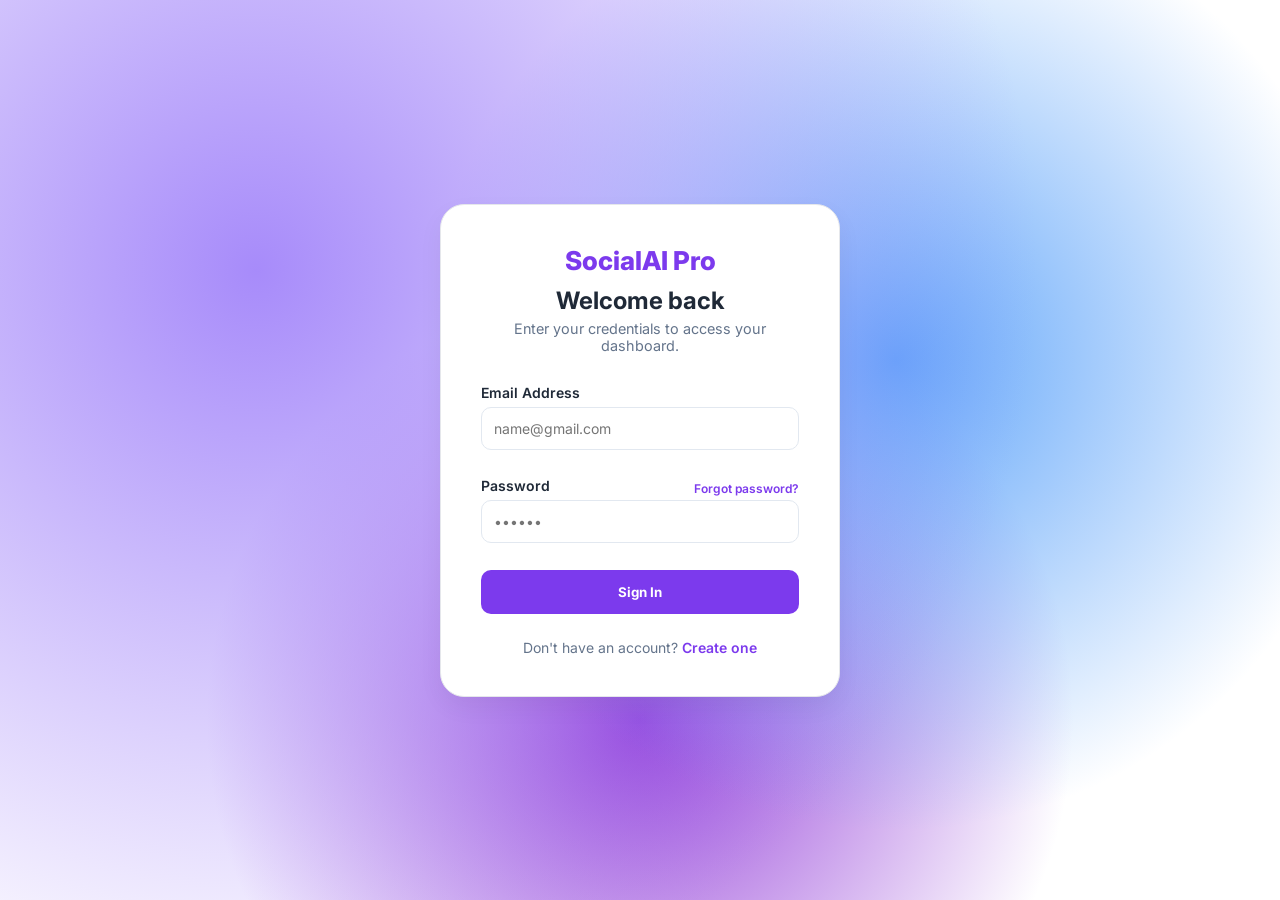
<file: socialAI Pro - Copy/login.html>
<!DOCTYPE html>
<html lang="en">
<head>
    <meta charset="UTF-8">
    <meta name="viewport" content="width=device-width, initial-scale=1.0">
    <title>Login | SocialAI Pro</title>
    
    <link rel="stylesheet" href="style.css">
    <link href="https://fonts.googleapis.com/css2?family=Inter:wght@400;600;800&display=swap" rel="stylesheet">
    
    <style>
        body {
            display: flex;
            justify-content: center;
            align-items: center;
            min-height: 100vh;
            margin: 0;
            background-color: var(--bg-main);
        }

        .login-container {
            background: white;
            padding: 40px;
            border-radius: 24px;
            box-shadow: 0 10px 25px rgba(0, 0, 0, 0.05);
            border: 1px solid #E5E7EB;
            width: 100%;
            max-width: 400px;
            text-align: center;
        }

        .logo {
            font-size: 26px;
            font-weight: 800;
            color: var(--primary);
            text-decoration: none;
            display: block;
            margin-bottom: 10px;
        }

        .subtitle {
            color: #64748B;
            font-size: 0.9rem;
            margin-bottom: 30px;
        }

        .form-group {
            text-align: left;
            margin-bottom: 15px;
        }

        .flex-label {
            display: flex;
            justify-content: space-between;
            align-items: center;
        }

        label {
            display: block;
            font-size: 0.875rem;
            font-weight: 600;
            margin-bottom: 6px;
            color: #1F2937;
        }

        .forgot-pass {
            font-size: 0.75rem;
            color: var(--primary);
            text-decoration: none;
            font-weight: 600;
        }

        .btn-google {
            width: 100%;
            background: white;
            border: 1px solid #E5E7EB;
            padding: 12px;
            border-radius: 10px;
            display: flex;
            align-items: center;
            justify-content: center;
            gap: 10px;
            cursor: pointer;
            font-weight: 500;
            transition: 0.2s;
            margin-top: 20px;
        }

        .btn-google:hover {
            background: #F8FAFC;
        }

        input {
            width: 100%;
            padding: 12px;
            border-radius: 10px;
            border: 1px solid #E2E8F0;
            box-sizing: border-box;
        }
    </style>
</head>
<body>

    <div class="login-container">
        <a href="index.html" class="logo">SocialAI Pro</a>
        <h2 style="margin-bottom: 5px;">Welcome back</h2>
        <p class="subtitle">Enter your credentials to access your dashboard.</p>

        <form id="loginForm">
            <div class="form-group">
                <label for="email">Email Address</label>
                <input type="email" id="email" placeholder="name@gmail.com" required>
            </div>

            <div class="form-group">
                <div class="flex-label">
                    <label for="password">Password</label>
                    <a href="#" class="forgot-pass">Forgot password?</a>
                </div>
                <input type="password" id="password" placeholder="••••••" required>
            </div>

           <button type="button" 
                onclick="handleLogin()" 
                style="width: 100%; border:none; padding: 14px; border-radius: 10px; font-weight: 700; cursor:pointer; background-color: #7C3AED; color: white;">
                Sign In
            </button>
        </form>  

        <p style="margin-top: 25px; font-size: 0.875rem; color: #64748B;">
            Don't have an account? <a href="signup.html" style="color: var(--primary); font-weight: 600; text-decoration: none;">Create one</a>
        </p>
    </div>

    <script>
        async function handleLogin() {
            const email = document.getElementById('email').value;
            const password = document.getElementById('password').value;

            // Simple validation
            if(!email || !password) {
                return alert("Please enter both email and password.");
            }

            try {
                // Connect to your Flask Backend (app.py)
                const response = await fetch('http://127.0.0.1:5000/login', {
                    method: 'POST',
                    headers: { 'Content-Type': 'application/json' },
                    body: JSON.stringify({ email, password })
                });

                const result = await response.json();

                if (result.status === "success") {
                    // Save name to memory so Dashboard can say "Welcome, Name"
                    localStorage.setItem('userName', result.user.name);
                    // Redirect to dashboard
                    window.location.href = 'dashboard.html';
                } else {
                    // Show error from backend (e.g., "Invalid credentials")
                    alert(result.message);
                }
            } catch (error) {
                console.error("Connection Error:", error);
                alert("Cannot connect to backend. Is app.py running in VS Code?");
            }
        }
    </script>

</body>
</html>
</file>
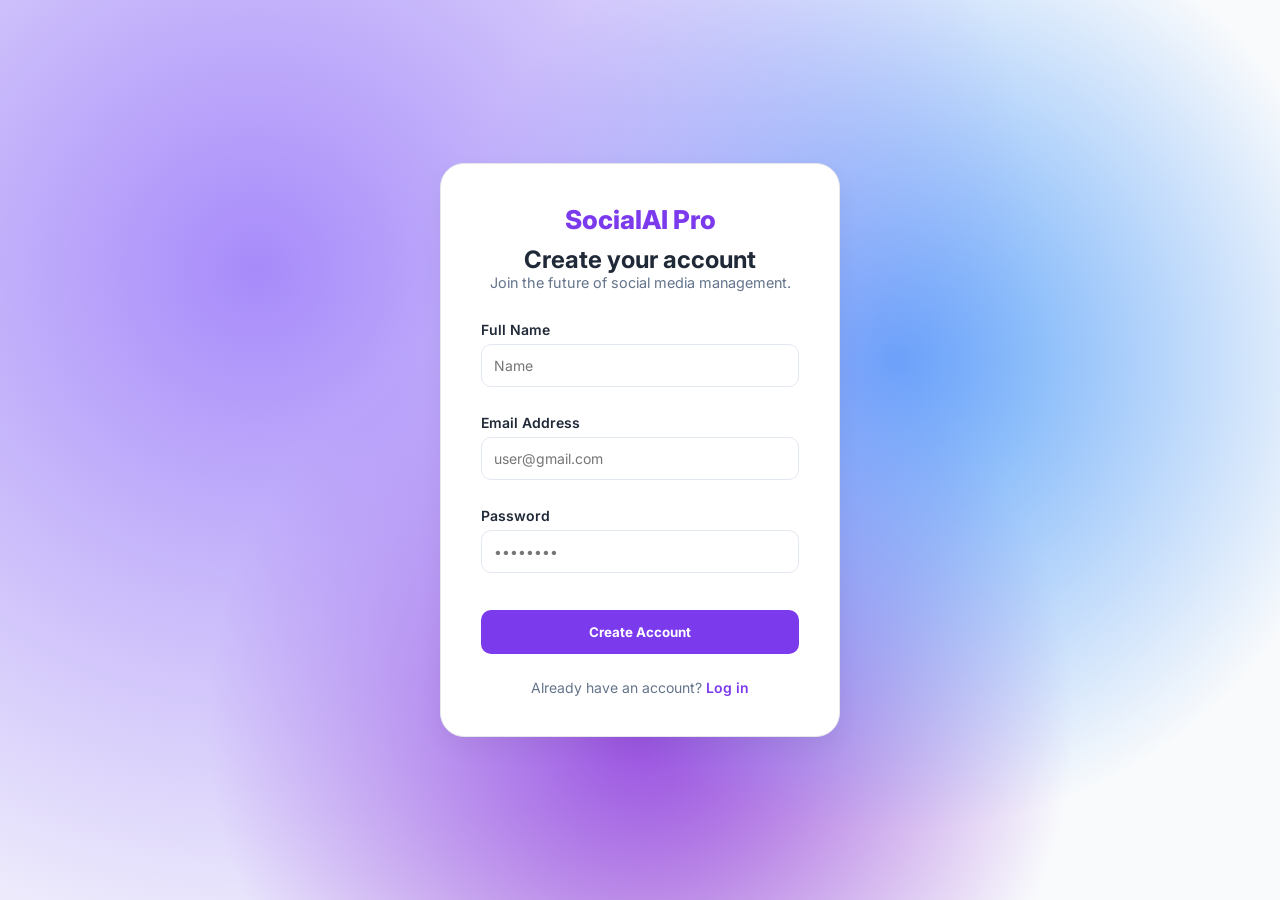
<file: socialAI Pro - Copy/signup.html>
<!DOCTYPE html>
<html lang="en">
<head>
    <meta charset="UTF-8">
    <meta name="viewport" content="width=device-width, initial-scale=1.0">
    <title>Sign Up | SocialAI Pro</title>
    <link rel="stylesheet" href="style.css">
    <link href="https://fonts.googleapis.com/css2?family=Inter:wght@400;600;800&display=swap" rel="stylesheet">
    <style>
        body { display: flex; justify-content: center; align-items: center; min-height: 100vh; margin: 0; background-color: #F8FAFC; font-family: 'Inter', sans-serif; }
        .signup-container { background: white; padding: 40px; border-radius: 24px; box-shadow: 0 10px 25px rgba(0, 0, 0, 0.05); border: 1px solid #E5E7EB; width: 100%; max-width: 400px; text-align: center; }
        .logo { font-size: 26px; font-weight: 800; color: #7C3AED; text-decoration: none; display: block; margin-bottom: 10px; }
        .subtitle { color: #64748B; font-size: 0.9rem; margin-bottom: 30px; }
        .form-group { text-align: left; margin-bottom: 15px; }
        label { display: block; font-size: 0.875rem; font-weight: 600; margin-bottom: 6px; color: #1F2937; }
        input { width: 100%; padding: 12px; border-radius: 10px; border: 1px solid #E2E8F0; box-sizing: border-box; }
        .signup-btn { width: 100%; border:none; padding: 14px; border-radius: 10px; font-weight: 700; cursor:pointer; background-color: #7C3AED; color: white; margin-top: 10px; transition: 0.3s; }
        .signup-btn:hover { background-color: #6D28D9; }
    </style>
</head>
<body>

    <div class="signup-container">
        <a href="index.html" class="logo">SocialAI Pro</a>
        <h2>Create your account</h2>
        <p class="subtitle">Join the future of social media management.</p>

        <div class="form-group">
            <label>Full Name</label>
            <input type="text" id="name" placeholder="Name">
        </div>

        <div class="form-group">
            <label>Email Address</label>
            <input type="email" id="email" placeholder="user@gmail.com">
        </div>

        <div class="form-group">
            <label>Password</label>
            <input type="password" id="password" placeholder="••••••••">
        </div>

        <button type="button" class="signup-btn" onclick="handleSignup()">Create Account</button>
        
        <p style="margin-top: 25px; font-size: 0.875rem; color: #64748B;">
            Already have an account? <a href="login.html" style="color: #7C3AED; font-weight: 600; text-decoration: none;">Log in</a>
        </p>
    </div>

    <script>
        async function handleSignup() {
            const name = document.getElementById('name').value;
            const email = document.getElementById('email').value;
            const password = document.getElementById('password').value;

            if (!name || !email || !password) {
                alert("Please fill all fields");
                return;
            }

            try {
                const response = await fetch('http://127.0.0.1:5000/signup', {
                    method: 'POST',
                    headers: { 'Content-Type': 'application/json' },
                    body: JSON.stringify({ name, email, password })
                });

                const result = await response.json();

                if (result.status === "success") {
                    // 1. Save info
                    localStorage.setItem('userName', name);
                    
                    // 2. Clear visual
                    console.log("Signup success, redirecting...");
                    
                    // 3. Jump to dashboard
                    window.location.replace("dashboard.html");
                } else {
                    alert("Error: " + result.message);
                }
            } catch (error) {
                console.error("Error:", error);
                alert("Backend is not running! Start app.py first.");
            }
        }
    </script>
</body>
</html>
</file>
<file: socialAI Pro - Copy/style.css>
/* style.css */

/* ===============================
   Global Variables
================================ */
:root {
    --primary: #7C3AED;
    --primary-dark: #6D28D9;

    --bg: #F8FAFC;
    --sidebar-bg: #FFFFFF;

    --text: #1F2937;
    --text-light: #64748B;

    --border: #E2E8F0;
}

/* ===============================
   Reset
================================ */
*{
    margin:0;
    padding:0;
    box-sizing:border-box;
    font-family:'Inter',sans-serif;
}

body{
    font-family:'Inter', sans-serif;
    margin:0;
    color:var(--text);
    display:flex;
    min-height:100vh;

    background:
    radial-gradient(circle at 20% 30%, #a78bfa, transparent 65%),
    radial-gradient(circle at 70% 40%, #60a5fa, transparent 45%),
    radial-gradient(circle at 50% 80%, #933dd8, transparent 45%),
    #f8fafc;
}

/* ===============================
   Sidebar
================================ */
.sidebar{
    width:260px;
    height:100vh;
    background:var(--sidebar-bg);
    border-right:1px solid var(--border);
    padding:30px 20px;
    position:fixed;
    top:0;
    left:0;
}

/* Logo */
.logo{
    font-size:24px;
    font-weight:800;
    color:var(--primary);
    margin-bottom:40px;
}

/* Navigation */
.nav-item{
display:block;
padding:12px 14px;
border-radius:10px;
color:#334155;
font-weight:600;
margin-bottom:8px;
text-decoration:none;
transition:all 0.25s ease;
}

.nav-item:hover{
background:rgba(255,255,255,0.6);
color:var(--primary);
transform:translateX(4px);
}

.nav-item.active{
background:var(--primary);
color:white;
box-shadow:0 4px 12px rgba(124,58,237,0.35);
}
/* ===============================
   Main Layout
================================ */
.main-content{
    margin-left:260px;
    padding:40px 60px;
    width:100%;
    min-height:100vh;

    display:flex;
    flex-direction:column;
    align-items:center;
}
.page-wrapper{
    width:100%;
    max-width:1000px;
}

/* Logo */
.logo{
    font-size:24px;
    font-weight:800;
    color:var(--primary);
    margin-bottom:40px;
}


/* Navigation */

/* ===============================
   Main Layout
================================ */
.main-content{
    margin-left:260px;
    padding:40px 60px;
    width:100%;
}


/* Page Container */
.content-container{
    max-width:900px;
    margin-left:40px;
}


/* ===============================
   Welcome Section
================================ */
.welcome-section{
    margin-bottom:30px;
}

.welcome-title{
    font-size:30px;
    font-weight:700;
}

.welcome-subtitle{
    margin-top:6px;
    color:#64748B;
}


/* ===============================
   Cards
================================ */
.card{
    background:white;
    padding:30px;
    border-radius:16px;
    border:1px solid var(--border);
    margin-bottom:30px;
    box-shadow:0 8px 18px rgba(0,0,0,0.05);
}
.page-wrapper{
    width:100%;
    max-width:1000px;
}

.card-title{
    font-size:18px;
    font-weight:600;
    margin-bottom:20px;
}


/* ===============================
   Forms
================================ */
.input-stack{
    display:flex;
    flex-direction:column;
    gap:12px;
}

.input-stack label{
    font-size:13px;
    font-weight:600;
    color:var(--text-light);
}


/* Inputs */
input,
select{
    width:100%;
    padding:12px;
    border:1px solid var(--border);
    border-radius:8px;
    font-size:14px;
}

input:focus,
select:focus{
    outline:none;
    border-color:var(--primary);
}


/* ===============================
   Buttons
================================ */
.btn{
    background:linear-gradient(135deg,#7C3AED,#6D28D9);
    color:white;
    padding:15px;
    border:none;
    border-radius:12px;
    width:100%;
    font-weight:700;
    font-size:15px;
    cursor:pointer;
    transition:0.25s;
}

.btn:hover{
    transform:translateY(-2px);
    box-shadow:0 8px 18px rgba(124,58,237,0.35);
}


/* Secondary Buttons */
.btn-secondary{
    background:#64748B;
    color:white;
    padding:12px;
    border:none;
    border-radius:8px;
    cursor:pointer;
}

.btn-success{
    background:#10B981;
    color:white;
    padding:12px;
    border:none;
    border-radius:8px;
    cursor:pointer;
}


/* Button Group */
.action-btns{
    display:flex;
    gap:10px;
    margin-top:15px;
}


/* ===============================
   Tabs
================================ */
.tabs{
    display:flex;
    gap:20px;
    border-bottom:1px solid var(--border);
    margin-bottom:15px;
}

.tab-btn{
    background:none;
    border:none;
    padding:10px 0;
    font-weight:600;
    color:var(--text-light);
    cursor:pointer;
    border-bottom:2px solid transparent;
}

.tab-btn.active{
    color:var(--primary);
    border-bottom:2px solid var(--primary);
}


/* ===============================
   Post Display
================================ */
.post-display{
    background:#F8FAFC;
    border:1px solid var(--border);
    border-radius:10px;
    padding:18px;
    line-height:1.6;
    font-size:14px;
    white-space:pre-line;
}


/* ===============================
   Schedule Area
================================ */
.schedule-area{
    margin-top:15px;
}

.schedule-label{
    font-size:12px;
    font-weight:600;
    color:var(--text-light);
    margin-bottom:5px;
    display:block;
}


/* ===============================
   Stats
================================ */
.stats-grid{
    display:grid;
    grid-template-columns:1fr 1fr;
    gap:15px;
}

.stat-card{
    padding:20px;
    border:1px solid var(--border);
    border-radius:12px;
    text-align:center;
}

.stat-label{
    font-size:12px;
    color:var(--text-light);
}

.stat-number{
    font-size:26px;
    font-weight:800;
    color:var(--primary);
}

.agent-bubble {
    background: white;
    border: 1px solid var(--border);
    padding: 15px;
    border-radius: 12px 12px 12px 0;
    align-self: flex-start;
    max-width: 90%;
    box-shadow: 0 2px 5px rgba(0,0,0,0.05);
    position: relative;
}

.agent-thought {
    font-size: 12px;
    color: #64748B;
    font-style: italic;
    margin-bottom: 8px;
    display: block;
}

.copy-inner-btn {
    margin-top: 10px;
    background: #EDE9FE;
    color: var(--primary);
    border: none;
    padding: 5px 10px;
    border-radius: 6px;
    font-size: 11px;
    font-weight: 700;
    cursor: pointer;
    transition: 0.2s;
}

.copy-inner-btn:hover { background: var(--primary); color: white; }
/* ===============================
   History Section
================================ */
.history-title{
    display:flex;
    justify-content:space-between;
    align-items:center;
    margin-bottom:15px;
}

.history-list{
    display:flex;
    flex-direction:column;
    gap:12px;
}

.history-loading{
    color:#94A3B8;
    font-size:14px;
}


/* History Buttons */
.refresh-btn{
    font-size:12px;
    color:var(--primary);
    cursor:pointer;
    margin-right:15px;
}

.clear-btn{
    font-size:12px;
    color:#EF4444;
    cursor:pointer;
}
/* ===============================
   AI Post & Heading Styling
================================ */
/* Connects your JS output to your CSS theme */
#finalPostDisplay {
    background: #FFFFFF;
    border: 1px solid var(--border);
    border-radius: 12px;
    padding: 20px;
    line-height: 1.8;
    font-size: 15px;
    color: var(--text);
    white-space: pre-wrap; /* ✅ Essential for correct line breaks */
    word-wrap: break-word;
}

/* Specific styling for the Heading we created in JS */
.ai-heading {
    display: block;
    font-weight: 800;
    font-size: 1.2rem;
    color: var(--primary);
    margin-bottom: 12px;
    border-bottom: 1px solid #F1F5F9;
    padding-bottom: 8px;
}
/* ===============================
   CALENDAR PAGE
================================ */

.calendar-container{
padding:30px;
width:100%;
}

.calendar-header{
display:flex;
justify-content:space-between;
align-items:center;
margin-bottom:20px;
}

.calendar-grid{
display:grid;
grid-template-columns:repeat(7,1fr);
background:white;
border-radius:16px;
border:1px solid var(--border);
overflow:hidden;
box-shadow:0 4px 6px rgba(0,0,0,0.05);
}

.day-label{
padding:15px;
text-align:center;
font-weight:700;
color:var(--text-light);
background:#F1F5F9;
border-bottom:1px solid var(--border);
font-size:13px;
text-transform:uppercase;
}

.calendar-day{
height:130px;
padding:10px;
border-right:1px solid var(--border);
border-bottom:1px solid var(--border);
background:white;
display:flex;
flex-direction:column;
overflow-y:auto;
transition:0.2s;
}

.calendar-day:hover{
background:#FBFBFE;
}

.calendar-day.empty{
background:#F8FAFC;
}

.calendar-day.today{
background:#F5F3FF;
}

.day-number{
font-size:14px;
font-weight:700;
color:var(--text);
margin-bottom:6px;
}

.post-pill{
background:white;
border:1px solid var(--border);
border-left:4px solid var(--primary);
padding:6px;
border-radius:6px;
font-size:10px;
margin-bottom:4px;
display:flex;
justify-content:space-between;
align-items:center;
}
/* ===============================
   MODAL (POPUP) STYLES
================================ */

.modal{
display:none;
position:fixed;
top:0;
left:0;
width:100%;
height:100%;
background:rgba(0,0,0,0.5);
z-index:1000;
justify-content:center;
align-items:center;
}

.modal-content{
background:white;
padding:30px;
border-radius:16px;
width:400px;
box-shadow:0 20px 25px rgba(0,0,0,0.2);
}

input,select,textarea{
width:100%;
padding:10px;
margin-bottom:12px;
border:1px solid var(--border);
border-radius:8px;
font-family:'Inter',sans-serif;
}

.btn-main{
background:var(--primary);
color:white;
border:none;
padding:10px 18px;
border-radius:8px;
cursor:pointer;
font-weight:600;
}

.btn-confirm{
width:100%;
margin-top:8px;
}

.btn-cancel{
background:#E2E8F0;
border:none;
padding:10px;
border-radius:8px;
cursor:pointer;
width:100%;
margin-top:8px;
}
</file>
